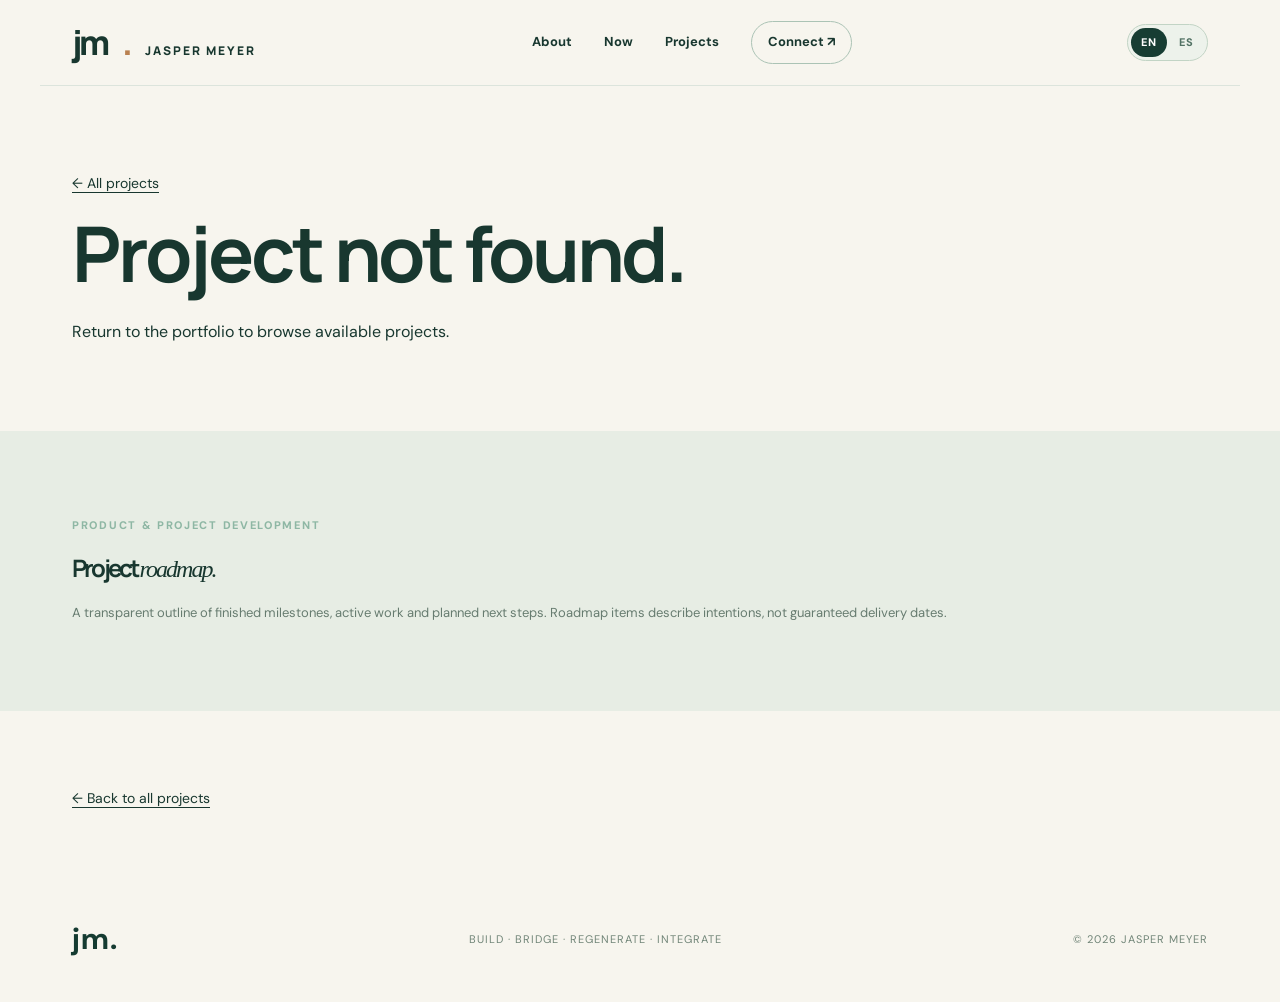
<file: project.html>
<!doctype html><html lang="en"><head><meta charset="utf-8"><meta name="viewport" content="width=device-width, initial-scale=1"><meta name="theme-color" content="#102e28"><meta name="description" content="Project details and product roadmap — Jasper Meyer Living Portfolio"><title>Project — Jasper Meyer</title><link rel="stylesheet" href="./styles.css"></head><body class="project-page"><header class="nav shell"><a class="brand" href="./index.html#home">jm<span>.</span> <small>JASPER MEYER</small></a><nav><a href="./index.html#about">About</a><a href="./index.html#now">Now</a><a href="./index.html#projects">Projects</a><a href="./index.html#connect">Connect ↗</a></nav></header><main><section class="shell project-hero"><a class="back-link" href="./index.html#projects">← All projects</a><div id="project-content"><p>Loading project details…</p></div></section><section class="pale section"><div class="shell"><p class="eyebrow">PRODUCT & PROJECT DEVELOPMENT</p><h2>Project <em>roadmap.</em></h2><p class="project-notes">A transparent outline of finished milestones, active work and planned next steps. Roadmap items describe intentions, not guaranteed delivery dates.</p><div class="roadmap-list" id="roadmap"></div></div></section><section class="section shell"><a class="back-link" href="./index.html#projects">← Back to all projects</a></section></main><footer class="shell footer"><strong>jm.</strong><span>BUILD · BRIDGE · REGENERATE · INTEGRATE</span><span>© <span id="year"></span> JASPER MEYER</span></footer><button id="back-to-top" class="back-to-top" aria-label="Back to top" title="Back to top" type="button">↑</button><script src="./i18n.js" defer></script><script src="./project.js" defer></script></body></html>
</file>
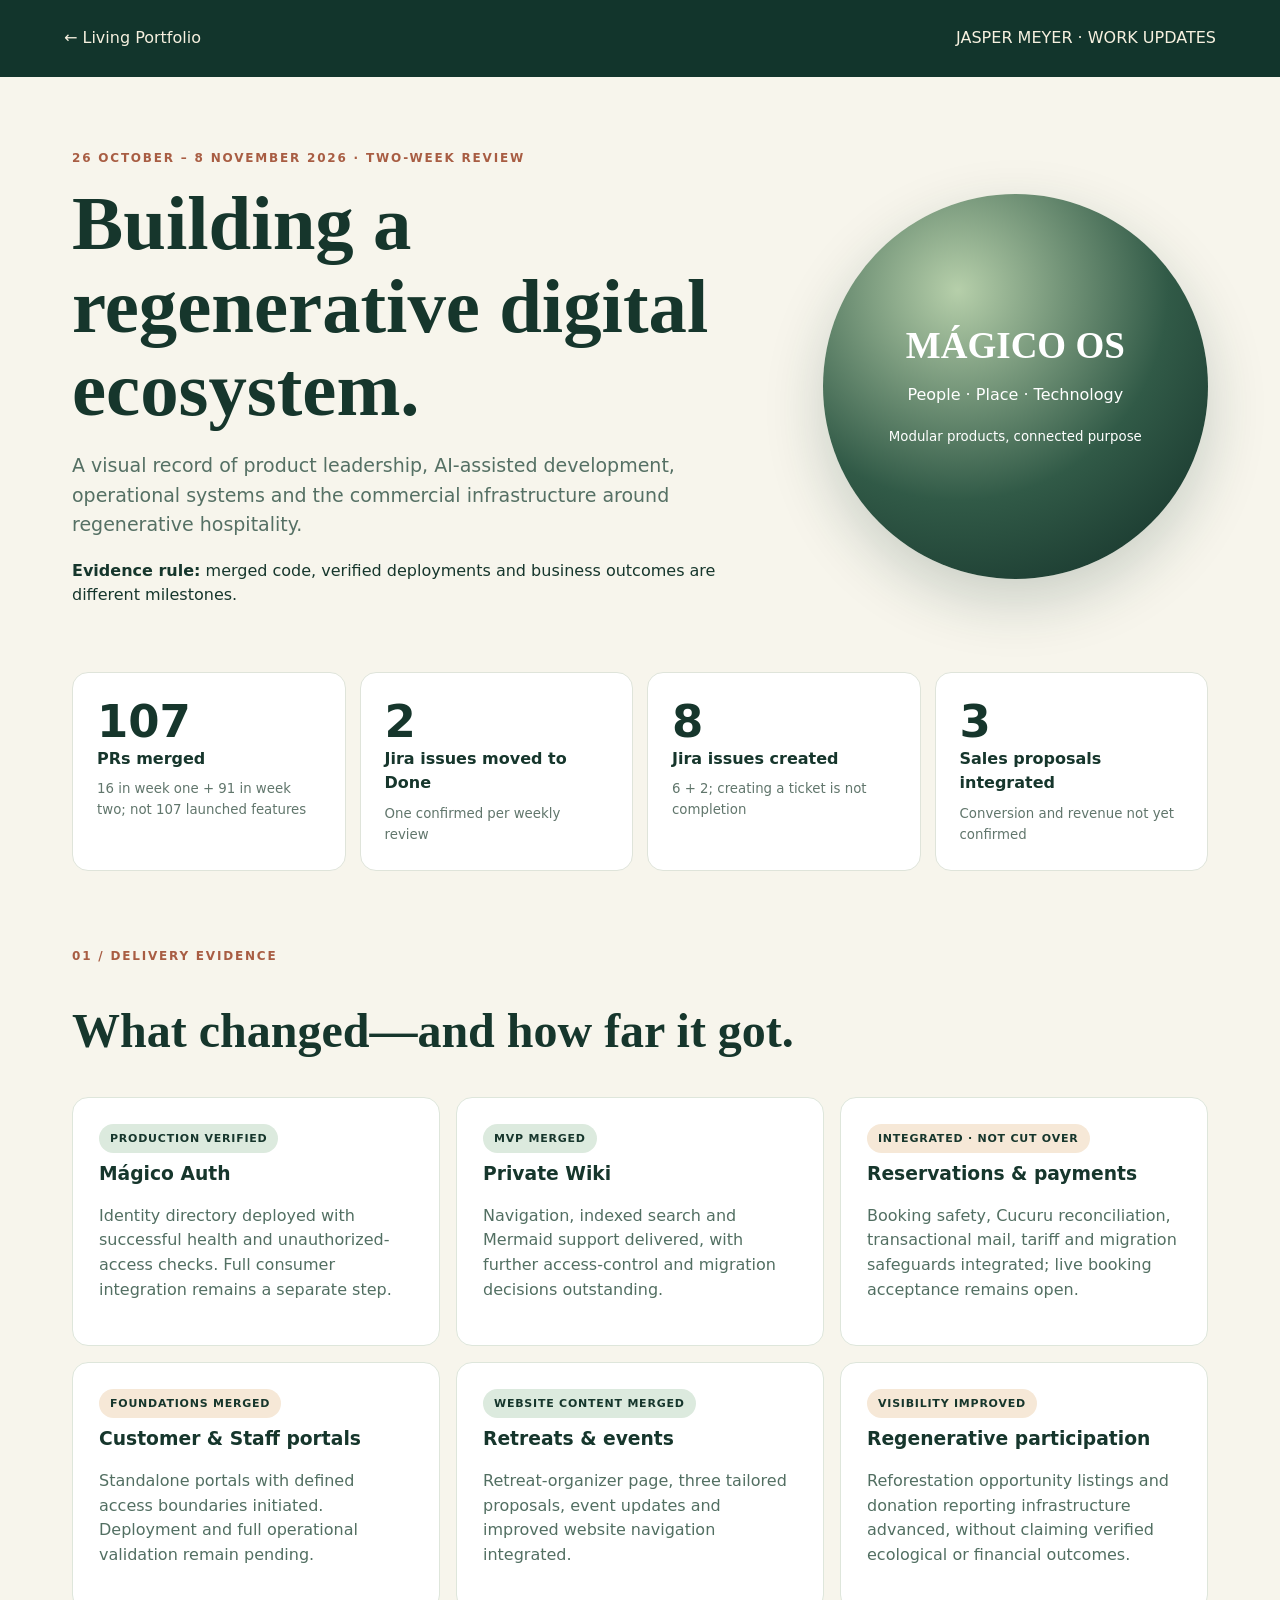
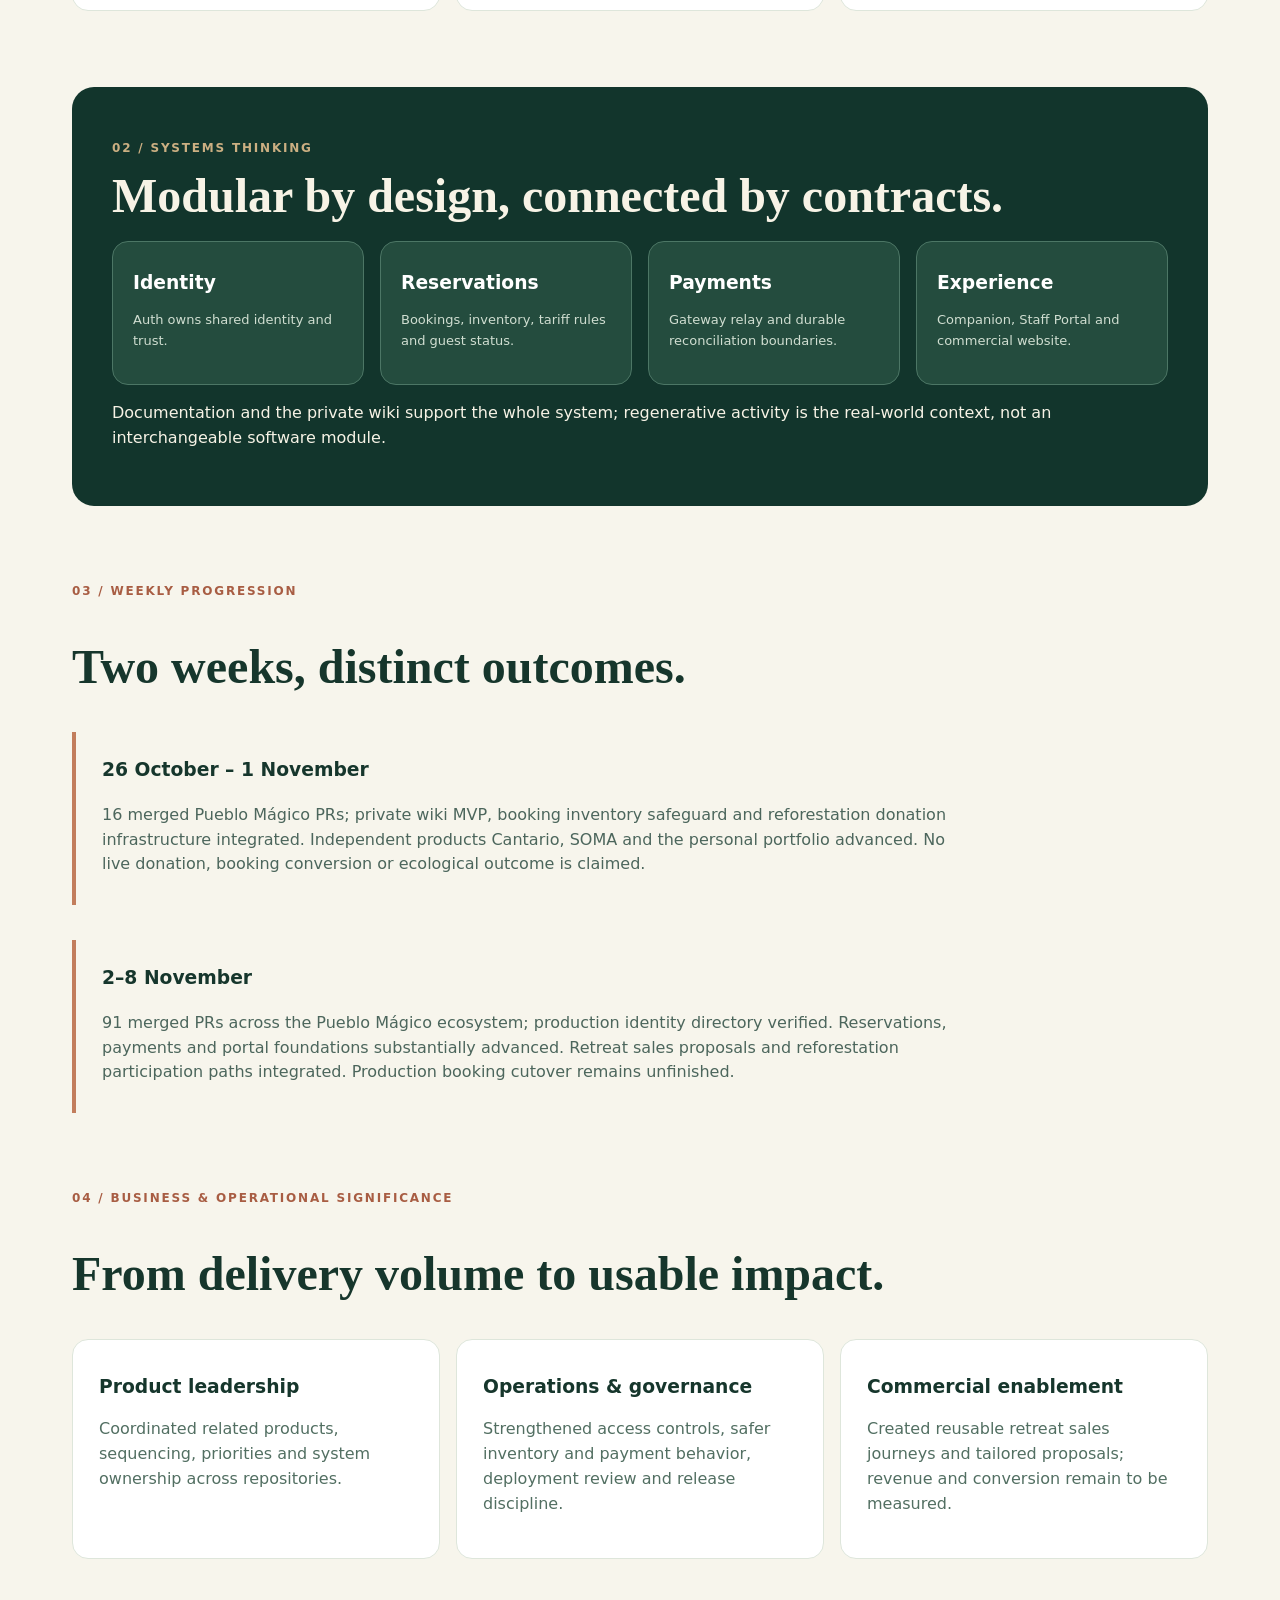
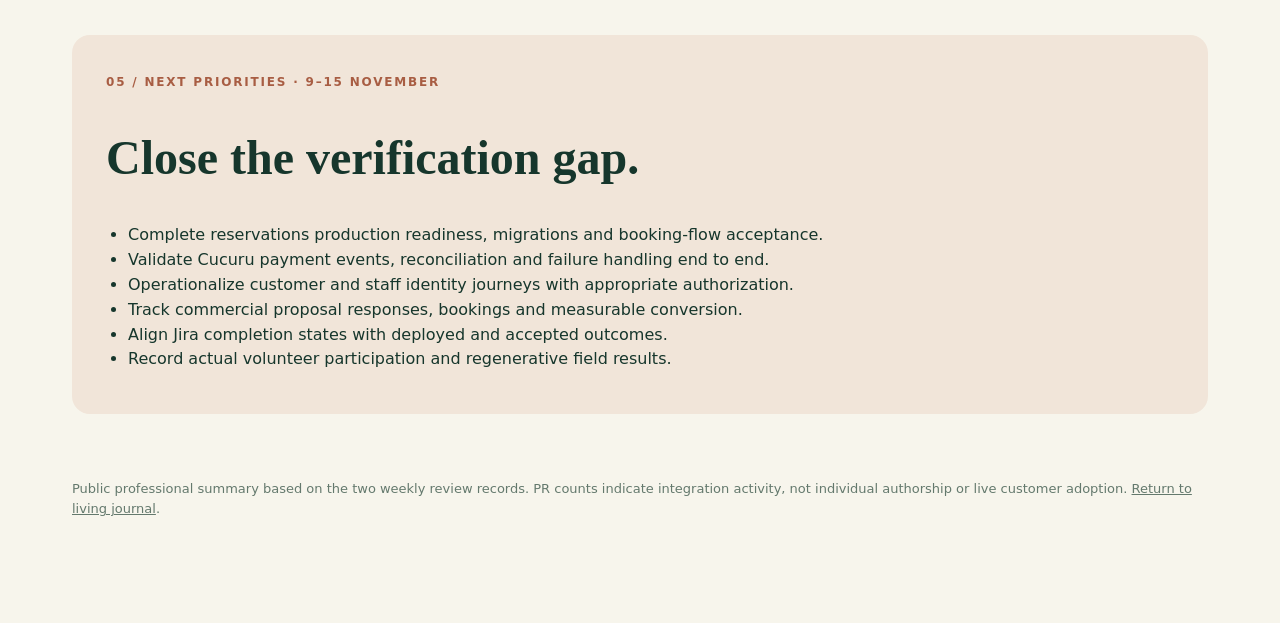
<file: work-review-2026-10-26-11-08.html>
<!doctype html><html lang="en"><head><meta charset="utf-8"><meta name="viewport" content="width=device-width,initial-scale=1"><meta name="theme-color" content="#102e28"><meta name="description" content="An evidence-led visual review of two weeks of product leadership, digital delivery, commercial work and regenerative initiatives."><title>Two Weeks of Building — Jasper Meyer</title><style>
:root{--forest:#12352c;--green:#245645;--sage:#dce8db;--paper:#f7f5ec;--clay:#c36f50;--ink:#16362c}*{box-sizing:border-box}body{margin:0;background:var(--paper);color:var(--ink);font-family:system-ui,-apple-system,sans-serif;line-height:1.55}a{color:inherit}header{background:var(--forest);color:#f6f0df;padding:26px clamp(20px,5vw,70px)}header nav{max-width:1180px;margin:auto;display:flex;justify-content:space-between;gap:20px}header a{text-decoration:none}main{max-width:1180px;margin:auto;padding:0 22px 90px}.hero{padding:72px 0 48px;display:grid;grid-template-columns:1.3fr .7fr;gap:35px;align-items:center}.eyebrow{font-weight:800;font-size:12px;letter-spacing:.15em;color:#a85d43;text-transform:uppercase}h1,h2{font-family:Georgia,serif;line-height:1.08}h1{font-size:clamp(44px,6vw,79px);margin:16px 0}h2{font-size:clamp(30px,4vw,48px)}.lead{font-size:19px;max-width:680px;color:#557064}.orb{aspect-ratio:1;border-radius:50%;background:radial-gradient(circle at 35% 25%,#b6cfaa,#315a47 55%,#102b25);display:grid;place-items:center;color:#fff;text-align:center;padding:30px;box-shadow:0 22px 60px #16362c33}.orb strong{font: bold clamp(20px,3vw,37px) Georgia,serif}.metrics{display:grid;grid-template-columns:repeat(4,1fr);gap:14px}.metric{background:#fff;border:1px solid #dfe4da;border-radius:16px;padding:24px}.metric strong{font-size:45px;display:block;line-height:1.1}.metric span{font-weight:750}.metric small{display:block;margin-top:8px;color:#61766c}.section{margin-top:76px}.grid{display:grid;grid-template-columns:repeat(3,1fr);gap:16px}.tile{background:#fff;border:1px solid #dee6db;border-radius:16px;padding:26px}.tile h3{margin:6px 0 12px}.tile p{color:#526f62}.status{display:inline-block;font-size:11px;font-weight:800;letter-spacing:.07em;background:#e9eee7;padding:6px 11px;border-radius:30px;text-transform:uppercase}.done{background:#dceade}.advance{background:#f6e8d7}.systems{background:var(--forest);color:#f7f3e6;border-radius:22px;padding:40px}.systems h2{margin:0 0 20px}.systems .grid{grid-template-columns:repeat(4,1fr)}.systems .tile{background:#244c3e;color:#fff;border-color:#4c7665;padding:20px}.systems .tile p{color:#d0ded1;font-size:13px}.week{border-left:4px solid #c27d5c;padding:4px 0 12px 26px;margin:35px 0}.week p{max-width:850px;color:#4c665c}.risk{background:#f1e5d9;border-radius:18px;padding:26px 34px}.risk ul{padding-left:22px}.footer{margin-top:65px;font-size:13px;color:#64796d}a:focus-visible{outline:3px solid #d2a467;outline-offset:3px}@media(max-width:850px){.hero{grid-template-columns:1fr}.orb{max-width:280px}.metrics,.systems .grid{grid-template-columns:repeat(2,1fr)}.grid{grid-template-columns:1fr 1fr}}@media(max-width:550px){.metrics,.grid,.systems .grid{grid-template-columns:1fr}.hero{padding-top:45px}.systems{padding:25px}}
</style></head><body><header><nav><a href="./index.html#journal">← Living Portfolio</a><span>JASPER MEYER · WORK UPDATES</span></nav></header><main><section class="hero"><div><div class="eyebrow">26 October – 8 November 2026 · Two-week review</div><h1>Building a regenerative digital ecosystem.</h1><p class="lead">A visual record of product leadership, AI-assisted development, operational systems and the commercial infrastructure around regenerative hospitality.</p><p><strong>Evidence rule:</strong> merged code, verified deployments and business outcomes are different milestones.</p></div><div class="orb"><div><strong>MÁGICO OS</strong><p>People · Place · Technology</p><small>Modular products, connected purpose</small></div></div></section>
<section class="metrics" aria-label="Activity metrics"><div class="metric"><strong>107</strong><span>PRs merged</span><small>16 in week one + 91 in week two; not 107 launched features</small></div><div class="metric"><strong>2</strong><span>Jira issues moved to Done</span><small>One confirmed per weekly review</small></div><div class="metric"><strong>8</strong><span>Jira issues created</span><small>6 + 2; creating a ticket is not completion</small></div><div class="metric"><strong>3</strong><span>Sales proposals integrated</span><small>Conversion and revenue not yet confirmed</small></div></section>
<section class="section"><p class="eyebrow">01 / Delivery evidence</p><h2>What changed—and how far it got.</h2><div class="grid"><article class="tile"><span class="status done">Production verified</span><h3>Mágico Auth</h3><p>Identity directory deployed with successful health and unauthorized-access checks. Full consumer integration remains a separate step.</p></article><article class="tile"><span class="status done">MVP merged</span><h3>Private Wiki</h3><p>Navigation, indexed search and Mermaid support delivered, with further access-control and migration decisions outstanding.</p></article><article class="tile"><span class="status advance">Integrated · not cut over</span><h3>Reservations & payments</h3><p>Booking safety, Cucuru reconciliation, transactional mail, tariff and migration safeguards integrated; live booking acceptance remains open.</p></article><article class="tile"><span class="status advance">Foundations merged</span><h3>Customer & Staff portals</h3><p>Standalone portals with defined access boundaries initiated. Deployment and full operational validation remain pending.</p></article><article class="tile"><span class="status done">Website content merged</span><h3>Retreats & events</h3><p>Retreat-organizer page, three tailored proposals, event updates and improved website navigation integrated.</p></article><article class="tile"><span class="status advance">Visibility improved</span><h3>Regenerative participation</h3><p>Reforestation opportunity listings and donation reporting infrastructure advanced, without claiming verified ecological or financial outcomes.</p></article></div></section>
<section class="section systems"><p class="eyebrow" style="color:#cbaf82">02 / Systems thinking</p><h2>Modular by design, connected by contracts.</h2><div class="grid"><div class="tile"><h3>Identity</h3><p>Auth owns shared identity and trust.</p></div><div class="tile"><h3>Reservations</h3><p>Bookings, inventory, tariff rules and guest status.</p></div><div class="tile"><h3>Payments</h3><p>Gateway relay and durable reconciliation boundaries.</p></div><div class="tile"><h3>Experience</h3><p>Companion, Staff Portal and commercial website.</p></div></div><p>Documentation and the private wiki support the whole system; regenerative activity is the real-world context, not an interchangeable software module.</p></section>
<section class="section"><p class="eyebrow">03 / Weekly progression</p><h2>Two weeks, distinct outcomes.</h2><div class="week"><h3>26 October – 1 November</h3><p>16 merged Pueblo Mágico PRs; private wiki MVP, booking inventory safeguard and reforestation donation infrastructure integrated. Independent products Cantario, SOMA and the personal portfolio advanced. No live donation, booking conversion or ecological outcome is claimed.</p></div><div class="week"><h3>2–8 November</h3><p>91 merged PRs across the Pueblo Mágico ecosystem; production identity directory verified. Reservations, payments and portal foundations substantially advanced. Retreat sales proposals and reforestation participation paths integrated. Production booking cutover remains unfinished.</p></div></section>
<section class="section"><p class="eyebrow">04 / Business & operational significance</p><h2>From delivery volume to usable impact.</h2><div class="grid"><div class="tile"><h3>Product leadership</h3><p>Coordinated related products, sequencing, priorities and system ownership across repositories.</p></div><div class="tile"><h3>Operations & governance</h3><p>Strengthened access controls, safer inventory and payment behavior, deployment review and release discipline.</p></div><div class="tile"><h3>Commercial enablement</h3><p>Created reusable retreat sales journeys and tailored proposals; revenue and conversion remain to be measured.</p></div></div></section>
<section class="section risk"><p class="eyebrow">05 / Next priorities · 9–15 November</p><h2>Close the verification gap.</h2><ul><li>Complete reservations production readiness, migrations and booking-flow acceptance.</li><li>Validate Cucuru payment events, reconciliation and failure handling end to end.</li><li>Operationalize customer and staff identity journeys with appropriate authorization.</li><li>Track commercial proposal responses, bookings and measurable conversion.</li><li>Align Jira completion states with deployed and accepted outcomes.</li><li>Record actual volunteer participation and regenerative field results.</li></ul></section><p class="footer">Public professional summary based on the two weekly review records. PR counts indicate integration activity, not individual authorship or live customer adoption. <a href="./index.html#journal">Return to living journal</a>.</p></main></body></html>
</file>
<file: styles.css>
@import url('https://fonts.googleapis.com/css2?family=DM+Sans:wght@400;500;600;700&family=Manrope:wght@400;500;600;700;800&display=swap');
:root{--dark:#102e28;--green:#173d33;--sage:#dbe7dc;--cream:#f7f5ee;--gold:#d1a75c;--ink:#18372f;--muted:#6e8278;--line:#dce4dc;--card:#fff;scroll-behavior:smooth}*{box-sizing:border-box}body{margin:0;background:var(--cream);color:var(--ink);font-family:'DM Sans',sans-serif;line-height:1.55}a{color:inherit;text-decoration:none}button{font:inherit;cursor:pointer}.shell{max-width:1200px;margin:0 auto;padding-left:32px;padding-right:32px}.nav{height:86px;display:flex;align-items:center;justify-content:space-between;gap:20px}.brand{display:flex;align-items:baseline;gap:15px;font-family:Manrope,sans-serif;font-size:34px;font-weight:800;letter-spacing:-3px}.brand>span{color:#ba8150}.brand small{font-size:12px;letter-spacing:2px}.nav nav{display:flex;align-items:center;gap:32px;font-size:13px;font-weight:700}.nav nav a:hover,.project-link:hover{color:#a47548}.nav nav a:last-child{border:1px solid #abc3b5;border-radius:30px;padding:10px 16px}.menu{display:none}.hero{min-height:640px;background:var(--dark);color:white;display:grid;grid-template-columns:1.12fr 1fr;gap:30px;align-items:center;overflow:hidden;border-radius:18px;padding-top:70px;padding-bottom:65px}.eyebrow{letter-spacing:2.1px;font-size:11px;font-weight:800;text-transform:uppercase;color:#8eb7a4}.hero h1,h2{font-family:Manrope,sans-serif;letter-spacing:-2.8px;line-height:1.15}.hero h1{font-size:clamp(43px,5vw,75px);margin:22px 0 24px}.hero h1 em,h2 em{font-family:Georgia,serif;font-weight:400;letter-spacing:-2px}.hero h1>span{color:var(--gold)}.lead{max-width:550px;font-size:18px;color:#c4d7c9}.actions{display:flex;flex-wrap:wrap;gap:12px;margin:28px 0 55px}.button{display:inline-block;border-radius:50px;padding:13px 22px;font-weight:700;font-size:13px;border:1px solid rgba(255,255,255,.36)}.button.primary{background:#eef2e9;color:var(--dark)}.button.secondary{background:transparent;color:inherit}.muted{opacity:.75}.rings{height:440px;position:relative;display:grid;place-items:center}.ring{position:absolute;aspect-ratio:1;border:1px solid rgba(166,209,183,.35);border-radius:50%}.r1{width:170px}.r2{width:260px}.r3{width:350px}.r4{width:435px}.rings>b{font-size:110px;color:#c3b27a;font-weight:400}.ringtag{position:absolute;color:#c4d7c9;font-size:11px;letter-spacing:2px}.t1{top:30px;right:10px}.t2{bottom:28px;left:10px}.t3{top:55%;right:0}.section{padding-top:120px;padding-bottom:120px}.sectionhead{display:flex;align-items:end;justify-content:space-between;gap:50px;margin-bottom:40px}.sectionhead h2{margin:10px 0 0;font-size:clamp(35px,4.4vw,60px);max-width:600px}.sectionhead p{max-width:430px;color:var(--muted)}.pillars{display:grid;grid-template-columns:repeat(4,minmax(0,1fr));gap:16px}.pillars article{border:1px solid var(--line);border-radius:15px;padding:25px;min-height:320px;background:#fff}.pillars article>span{font-size:35px;color:#648a70}.pillars h3{font-size:21px;margin:48px 0 12px}.pillars p{font-size:14px;color:var(--muted)}.pillars small{font-weight:800;letter-spacing:2px;color:#668477}.pale{background:#e7ede4}.nowcard{border-radius:20px;background:white;padding:34px;box-shadow:0 20px 60px rgba(17,47,38,.05)}.weekhead{display:flex;justify-content:space-between;gap:30px;align-items:start}.weekhead h3{font-size:26px;margin:8px 0}.weekhead p:not(.eyebrow){color:var(--muted)}#week-date{font-size:12px;font-weight:800;white-space:nowrap;color:#769083}.metrics{display:grid;grid-template-columns:repeat(4,1fr);gap:12px;margin:30px 0}.metric{background:#eef3ed;border-radius:13px;padding:22px;display:flex;flex-direction:column;gap:3px}.metric strong{font-size:42px;font-family:Manrope}.metric span{font-size:14px;font-weight:700}.metric small,.fine{color:var(--muted);font-size:12px}.nowcard h4{letter-spacing:2px;font-size:11px}.highlight{display:flex;align-items:center;gap:15px;padding:16px 0;border-bottom:1px solid var(--line)}.highlight .arrow{display:grid;place-items:center;width:35px;height:35px;border-radius:50%;background:#eff2ec}.highlight div{flex:1}.highlight p{margin:2px 0;color:var(--muted);font-size:13px}.highlight small{font-size:12px;color:#658570}.nowcard blockquote{background:#e9eee8;padding:22px;margin:24px 0;border-left:4px solid #6f9479;border-radius:8px;font-family:Georgia,serif;font-size:19px}.projects{display:grid;grid-template-columns:repeat(2,minmax(0,1fr));gap:18px}.project{position:relative;min-height:400px;padding:30px;border-radius:18px;overflow:hidden;background:#dbe7de}.project.clay{background:#e9dacf}.project.sand{background:#eae5d3}.project.lilac{background:#e7e1ea}.project-top{display:flex;justify-content:space-between;font-size:11px;font-weight:800;letter-spacing:1.5px}.project-art{text-align:center;font-size:115px;opacity:.35;height:200px;display:grid;place-items:center}.project h3{font-family:Manrope;font-size:29px;margin:0}.project p{max-width:385px;margin:8px 0;color:#557064}.project small{font-size:12px;font-weight:700}.project-link{position:absolute;right:27px;bottom:27px;background:#fff;border-radius:50%;padding:12px}.dark{background:var(--dark);color:#f5f4ee}.impact{display:grid;grid-template-columns:1fr 1fr;align-items:center;gap:70px}.impact h2{font-size:clamp(36px,4vw,58px)}.impact p{color:#bfd0c4}.process{border:1px solid #517064;padding:42px;border-radius:19px}.process strong{font-family:Manrope;font-size:22px}.timeline{border-top:1px solid var(--line)}.entry{display:grid;grid-template-columns:220px 1fr;gap:20px;padding:28px 0;border-bottom:1px solid var(--line)}.entry time{color:#698678;font-size:12px;font-weight:800}.entry h3{font-size:22px;margin:0}.entry p{color:var(--muted);margin:8px 0}.entry small{color:#688478}.tags{display:flex;flex-wrap:wrap;gap:7px;margin-bottom:12px}.tags span{font-size:11px;background:#e3ebe2;border-radius:20px;padding:4px 10px}.connect{background:#21493b;color:white;border-radius:22px;padding:60px}.connect h2{font-size:clamp(36px,5vw,65px)}.connect p:not(.eyebrow){max-width:500px;color:#c2d7c9}.footer{display:flex;justify-content:space-between;align-items:center;gap:20px;padding-top:30px;padding-bottom:40px;color:#718578;font-size:11px;letter-spacing:1px}.footer strong{font-size:30px;color:#153b31}@media(max-width:900px){.hero{grid-template-columns:1fr}.rings{height:260px}.r4{width:280px}.r3{width:235px}.r2{width:190px}.r1{width:120px}.pillars{grid-template-columns:repeat(2,1fr)}.impact{grid-template-columns:1fr}.sectionhead{display:block}.hero{padding-top:55px}}@media(max-width:600px){.shell{padding-left:20px;padding-right:20px}.nav{height:72px}.menu{display:block;background:none;border:0;font-size:25px}.nav nav{display:none;position:absolute;z-index:10;left:0;right:0;top:70px;padding:20px;background:var(--cream);flex-direction:column;align-items:start}.nav.open nav{display:flex}.hero{border-radius:0}.hero h1{letter-spacing:-2px}.section{padding-top:75px;padding-bottom:75px}.pillars,.projects,.metrics{grid-template-columns:1fr 1fr}.pillars article{min-height:250px;padding:17px}.pillars h3{margin-top:24px;font-size:18px}.metric{padding:14px}.metric strong{font-size:34px}.weekhead{display:block}.nowcard{padding:19px}.project{min-height:325px;padding:18px}.project-art{font-size:70px;height:155px}.project h3{font-size:22px}.entry{grid-template-columns:1fr;gap:7px}.connect{padding:29px}.footer{flex-wrap:wrap}}@media(max-width:380px){.pillars,.projects{grid-template-columns:1fr}}@media(prefers-reduced-motion:reduce){:root{scroll-behavior:auto}}
/* Contact methods + private-feeling WhatsApp composer */
.contact-actions{margin-bottom:12px}.contact-email{font-size:14px}.contact-email a{color:#d8eadd;text-decoration:underline;text-underline-offset:4px}
.whatsapp-dialog{width:min(520px,calc(100vw - 28px));max-height:calc(100dvh - 30px);overflow:auto;border:1px solid #d5e4d9;border-radius:20px;padding:0;background:#f7f8f3;color:#19372f;box-shadow:0 30px 100px rgba(0,0,0,.3)}
.whatsapp-dialog::backdrop{background:rgba(9,26,22,.72);backdrop-filter:blur(5px)}.whatsapp-form{padding:clamp(22px,4vw,36px)}.whatsapp-dialog-header{display:flex;align-items:start;justify-content:space-between;gap:10px}.whatsapp-dialog h3{font-family:Manrope,sans-serif;font-size:clamp(23px,3vw,30px);line-height:1.2;margin:8px 0 0}.whatsapp-dialog p:not(.eyebrow){font-size:14px;color:#62796d}.dialog-close{border:0;background:#e4ebe3;border-radius:50%;font-size:25px;line-height:1;width:36px;height:36px;flex:none;color:#173d33}.whatsapp-form label{display:block;font-size:13px;font-weight:800;margin:24px 0 8px}.whatsapp-form textarea{width:100%;display:block;resize:vertical;border:1px solid #b4c8bb;border-radius:12px;padding:15px;min-height:140px;background:white;font:inherit;color:#16372d}.whatsapp-form textarea:focus{outline:3px solid #9fc8af;outline-offset:2px}.whatsapp-form .fine{font-size:12px!important}.dialog-actions{display:flex;justify-content:flex-end;flex-wrap:wrap;gap:10px;margin-top:24px}.dialog-actions .button{border:1px solid #9fb7a7}.dialog-cancel{background:transparent;color:#19372f}.dialog-submit{background:#176b45;color:#fff;border-color:#176b45!important}
.back-to-top{position:fixed;bottom:24px;right:24px;z-index:20;width:52px;height:52px;border:1px solid #81ab91;border-radius:50%;background:#173d33;color:white;box-shadow:0 6px 22px rgba(0,0,0,.22);font-size:25px;display:grid;place-items:center;opacity:0;visibility:hidden;transform:translateY(12px);transition:opacity .2s,transform .2s,visibility .2s;cursor:pointer}.back-to-top.is-visible{opacity:1;visibility:visible;transform:translateY(0)}.back-to-top:focus-visible{outline:3px solid #d1a75c;outline-offset:4px}@media(max-width:600px){.back-to-top{bottom:18px;right:16px;width:46px;height:46px}}@media(prefers-reduced-motion:reduce){.back-to-top{transition:none}}

/* Project CTA links and contact copy action */
.project{display:flex;flex-direction:column}.project>small{margin-bottom:15px}.project-actions{display:flex;gap:9px;flex-wrap:wrap;margin-top:auto}.project-actions a{display:inline-flex;align-items:center;border:1px solid #8ea99a;padding:9px 12px;border-radius:30px;font-size:12px;font-weight:800;background:#fff8}.project-actions .project-live-link{background:#173d33;color:white;border-color:#173d33}.project-link{display:none}.copy-email{border:1px solid #739786;border-radius:20px;background:#f5f6ee;color:#173d33;padding:6px 12px;font-size:12px;font-weight:800;margin-left:12px}.copy-email:hover{background:#dfeade}.contact-email{display:flex;align-items:center;gap:10px;flex-wrap:wrap}.contact-email .copy-email{margin:0}.contact-email a{overflow-wrap:anywhere}
/* Project detail pages */
.project-page .nav{border-bottom:1px solid var(--line)}.project-hero{padding-top:85px;padding-bottom:70px}.project-hero h1{font-family:Manrope,sans-serif;letter-spacing:-3px;font-size:clamp(45px,6vw,84px);line-height:1.12;margin:14px 0 24px}.project-hero p.intro{font-size:20px;color:#537465;max-width:780px}.project-label{color:#628c75;letter-spacing:2px;font-size:12px;font-weight:800}.status-chip{display:inline-block;border-radius:50px;background:#e0ebde;padding:7px 14px;font-size:12px;font-weight:800}.project-lead-grid{display:grid;grid-template-columns:2fr 1fr;gap:25px;margin-top:35px}.project-lead-grid article{background:white;padding:28px;border:1px solid var(--line);border-radius:16px}.project-lead-grid h3{margin-top:0}.project-lead-grid p{color:#637e70}.project-links{display:flex;flex-wrap:wrap;gap:10px;margin:22px 0}.project-links a{background:#173d33;color:white;border-radius:35px;padding:12px 18px;font-size:13px;font-weight:800}.project-links a.outline{background:transparent;border:1px solid #7ca58e;color:#173d33}.roadmap-list{display:grid;gap:12px}.roadmap-step{display:grid;grid-template-columns:150px 1fr;gap:22px;background:white;border-radius:14px;border:1px solid var(--line);padding:24px}.roadmap-step h3{font-size:20px;margin:3px 0 10px}.roadmap-step p{margin:0;color:#607a6c}.stage{font-size:11px;font-weight:800;letter-spacing:1.4px;text-transform:uppercase}.stage.done{color:#2b7653}.stage.progress{color:#a16b2f}.stage.planned{color:#6e7771}.project-notes{color:#677c70;font-size:13px}.back-link{font-size:14px;text-decoration:underline;text-underline-offset:4px}.project-page .section{padding-top:75px;padding-bottom:75px}@media(max-width:700px){.project-lead-grid{grid-template-columns:1fr}.roadmap-step{grid-template-columns:1fr;gap:7px}.project-hero{padding-top:55px}.project-hero h1{letter-spacing:-2px}.project-actions{flex-direction:column;align-items:flex-start}}

/* Bilingual navigation */
.language-switch{display:inline-flex;align-items:center;gap:2px;padding:3px;border:1px solid #c2d4c5;border-radius:24px;background:#edf2eb;flex-shrink:0}.language-switch button{background:transparent;border:0;border-radius:20px;color:#527264;padding:6px 10px;font-size:11px;letter-spacing:1px;font-weight:800}.language-switch button.active{background:#173d33;color:#fff}.language-switch button:focus-visible{outline:2px solid #c3954e;outline-offset:2px}@media(max-width:600px){.nav{gap:10px}.language-switch{margin-left:auto}.nav nav{top:70px}.project-page .nav nav{display:flex;position:static;flex-direction:row;background:transparent;padding:0;gap:8px;overflow:auto;max-width:50%}.project-page .nav nav a{display:none}.project-page .nav nav a:last-child{display:block;padding:7px;font-size:11px}.project-page .nav{gap:8px}}

/* Human-first editorial direction */
.hero{min-height:680px;background:linear-gradient(110deg,#17372e 0%,#102d28 60%,#385744 100%)}.hero h1{font-size:clamp(43px,5.2vw,73px);max-width:690px}.hero-art{position:relative;min-height:490px;display:grid;place-items:center;background:radial-gradient(circle at 50% 47%,rgba(225,208,151,.24),transparent 60%)}.hero-art:before{content:"";position:absolute;width:82%;aspect-ratio:3/4;border-radius:46% 46% 12% 12%;background:linear-gradient(155deg,#b9b68e88,#658d69aa 43%,#243c3b),radial-gradient(circle at 55% 30%,#e1cf95,#6b8063);filter:saturate(.65);opacity:.65;transform:rotate(-5deg);box-shadow:0 30px 100px #081e1c77}.hero-art .rings{width:100%;z-index:1}.hero-art-caption{position:absolute;bottom:8px;z-index:2;letter-spacing:2px;font-size:10px;color:#e6e2c9}.pillars article{border:0;border-top:3px solid #b7c9b7;background:#f1f2e9;min-height:280px}.pillars article:nth-child(2){background:#e5ecdf}.pillars article:nth-child(3){background:#eee6d8}.pillars article:nth-child(4){background:#eae7df}.project{min-height:345px}.project-art{height:110px;font-size:76px}.project h3{font-size:26px}.project .project-top{opacity:.75}.nowcard{box-shadow:none;background:#fffef9}.metrics[hidden]{display:none}.nowcard blockquote{font-size:23px;padding:26px}.sectionhead p{font-size:17px}.impact h2{font-size:clamp(37px,4.2vw,61px)}.entry h3{font-family:Georgia,serif;font-weight:400;font-size:25px}.eyebrow{letter-spacing:1.7px}@media(max-width:900px){.hero-art{min-height:310px}.hero-art:before{width:45%;aspect-ratio:1}.hero-art-caption{bottom:0}}@media(max-width:600px){.hero{min-height:0}.hero-art{min-height:240px}.hero-art:before{width:58%}.project-art{height:95px;font-size:64px}.pillars article{min-height:245px}}

/* Editorial placeholder photography. Replace with authentic project imagery when available. */
.hero-art{overflow:hidden;border-radius:180px 180px 20px 20px;isolation:isolate}.hero-art::before{display:none}.hero-photo{position:absolute;inset:0;width:100%;height:100%;object-fit:cover;filter:saturate(.72) contrast(.92);opacity:.92}.hero-art:after{content:"";position:absolute;inset:0;background:linear-gradient(0deg,rgba(13,42,33,.7),transparent 62%);z-index:0;pointer-events:none}.hero-art .rings{opacity:.43}.hero-art-caption{z-index:3;text-shadow:0 2px 8px #000b}.project-art.project-photo-wrap{height:220px;border-radius:12px;position:relative;margin:18px -7px 22px;overflow:hidden;display:block;opacity:1}.project-photo{width:100%;height:100%;display:block;object-fit:cover;transition:transform .45s ease,filter .45s ease;filter:saturate(.83)}.project:hover .project-photo{transform:scale(1.045);filter:saturate(1)}.project-photo-shade{position:absolute;inset:0;background:linear-gradient(0deg,rgba(10,40,27,.18),transparent 65%);pointer-events:none}.project-detail-photo{position:relative;max-width:1040px;margin:32px 0;border-radius:17px;overflow:hidden;aspect-ratio:16/7;background:#e3e8df}.project-detail-photo img{width:100%;height:100%;object-fit:cover;display:block;filter:saturate(.82)}.media-disclaimer{position:absolute;right:12px;bottom:12px;border-radius:30px;background:rgba(20,47,37,.87);color:white;font-size:11px;padding:6px 12px}.project{min-height:470px}@media(max-width:700px){.hero-art{border-radius:120px 120px 14px 14px}.project-art.project-photo-wrap{height:145px;margin:12px 0 16px}.project{min-height:410px}.project-detail-photo{aspect-ratio:4/3}.media-disclaimer{font-size:10px;left:12px;right:auto}}@media(prefers-reduced-motion:reduce){.project-photo{transition:none}}

/* v0.3 personal story, case studies, collaboration, editorial journal */
.story-feature{display:grid;grid-template-columns:minmax(0,.9fr) minmax(0,1.1fr);gap:clamp(24px,5vw,75px);align-items:center;margin:48px 0 58px}.story-image{position:relative;min-height:460px;border-radius:200px 200px 22px 22px;overflow:hidden;background:#d7e3d4}.story-image img{width:100%;height:100%;object-fit:cover;position:absolute;inset:0}.story-image span{position:absolute;bottom:16px;left:18px;color:#fff;background:#173d33cc;padding:5px 10px;border-radius:30px;font-size:10px;letter-spacing:1px}.story-copy h3{font-family:Manrope,sans-serif;letter-spacing:-1.9px;font-size:clamp(31px,3.7vw,49px);line-height:1.17}.story-copy h3 em{font-family:Georgia,serif;font-weight:400}.story-copy p:not(.eyebrow){font-size:16px;line-height:1.8;color:#526d60}.story-values{display:flex;flex-wrap:wrap;gap:8px;margin-top:24px}.story-values span{border:1px solid #a5beab;border-radius:24px;padding:8px 13px;font-size:12px;font-weight:700}.offer-grid{display:grid;grid-template-columns:repeat(3,minmax(0,1fr));gap:16px}.offer-grid article{display:flex;flex-direction:column;background:#edf1e8;border:1px solid #d5e0d4;border-radius:16px;padding:29px;min-height:290px}.offer-grid article:nth-child(2){background:#e9e6d9}.offer-grid article:nth-child(3){background:#eee8e2}.offer-symbol{font-size:35px;color:#4d7862}.offer-grid h3{font-family:Manrope,sans-serif;font-size:23px;line-height:1.25}.offer-grid p{color:#617769;font-size:14px;flex:1}.offer-grid a{font-size:13px;font-weight:800;text-decoration:underline;text-underline-offset:4px}.technical-details{margin-top:33px;border:1px solid #d7e0d7;border-radius:14px;padding:20px;background:#f2f3eb}.technical-details summary{cursor:pointer;font-size:14px;font-weight:800}.technical-details>p{color:#657a6c;font-size:14px}.technical-details .technical-metrics{margin-bottom:0}.editorial-timeline .entry>div{max-width:780px}.journal-insight{font-family:Georgia,serif;font-size:19px!important;color:#244b39!important;font-style:italic}.case-study-grid{display:grid;grid-template-columns:repeat(2,minmax(0,1fr));gap:18px;margin-top:34px}.case-study-grid article{background:white;border:1px solid var(--line);border-radius:17px;padding:28px;min-height:210px}.case-study-grid article>span{color:#70917d;font-size:12px;letter-spacing:2px;font-weight:700}.case-study-grid h3{font-family:Manrope;font-size:20px;margin:10px 0}.case-study-grid p{color:#617d70;line-height:1.7}.offer-grid a:focus-visible,.technical-details summary:focus-visible{outline:3px solid #bb9858;outline-offset:3px}@media(max-width:800px){.story-feature{grid-template-columns:1fr}.story-image{min-height:350px;max-width:520px}.offer-grid{grid-template-columns:1fr}.offer-grid article{min-height:220px}.case-study-grid{grid-template-columns:1fr}}@media(max-width:520px){.story-image{min-height:280px}.story-copy h3{font-size:32px}.technical-details{padding:13px}.case-study-grid article{padding:20px}}

/* Personal photo: preserve portrait framing without stretching the selfie */
.story-image{max-width:430px;min-height:510px;isolation:isolate;background:#a5beac}
.story-image::before{content:"";position:absolute;inset:-24px;background:url("./assets/jasper-portrait.svg") center/cover no-repeat;filter:blur(28px) brightness(.82);transform:scale(1.12);z-index:-1}
.story-image img{position:relative;width:auto;max-width:100%;height:100%;object-fit:contain;margin:0 auto;display:block;z-index:1}
@media(max-width:800px){.story-image{min-height:430px}}
@media(max-width:520px){.story-image{min-height:375px;max-width:100%}}

/* v0.4 — integrated identity, grounded stories and audience-specific invitations */
.interwoven-section{padding-top:48px}.thread-grid{display:grid;grid-template-columns:repeat(3,minmax(0,1fr));gap:18px}.thread-card{display:flex;flex-direction:column;min-height:340px;padding:30px;border:1px solid #d6e0d5;border-radius:20px;background:#f0f2eb}.thread-card:nth-child(2){background:#ede8da}.thread-card:nth-child(3){background:#e7ebe2}.thread-label,.offer-tag{display:block;color:#64816e;font-size:10px;font-weight:800;letter-spacing:1.8px}.thread-card h3{font-family:Manrope,sans-serif;line-height:1.32;font-size:24px;letter-spacing:-.65px;margin:28px 0 12px}.thread-card p{font-size:14px;line-height:1.75;color:#5a7165;flex:1}.thread-card a{align-self:flex-start;margin-top:18px;font-size:13px;text-decoration:underline;text-underline-offset:5px;font-weight:800}.thread-card a:hover,.offer-grid a:hover{color:#a47548}.offer-grid{grid-template-columns:repeat(2,minmax(0,1fr))}.offer-grid article{min-height:320px}.offer-grid article:nth-child(4){background:#e4ece7}.offer-grid h3{margin:15px 0 8px}.offer-grid .offer-note{display:block;color:#536f61;line-height:1.55;font-size:12px;margin:0 0 22px}.offer-outro{margin:28px 0 0;color:#627568;font-size:15px}.contact-context{max-width:680px!important;border-left:3px solid #c4d6b0;padding:12px 16px;background:#ffffff0d;color:#e1eee4!important;border-radius:0 8px 8px 0}.thread-card a:focus-visible,.offer-grid a:focus-visible{outline:3px solid #bb9858;outline-offset:5px}.thread-card:hover{border-color:#a1bca9}.interwoven-section,.offers-section,#connect{scroll-margin-top:30px}@media(max-width:850px){.thread-grid{grid-template-columns:1fr 1fr}.thread-card{min-height:310px}}@media(max-width:800px){.offer-grid{grid-template-columns:1fr}}@media(max-width:600px){.thread-grid{grid-template-columns:1fr}.thread-card{min-height:0;padding:24px}.thread-card h3{font-size:22px;margin:16px 0 8px}.offer-grid article{min-height:0}.contact-context{font-size:13px}}

/* Human invitation at the end of each evidence-based project case study */
.project-invitation{margin-top:35px;border-radius:18px;border:1px solid #c9dccb;background:#e8efe6;padding:30px;max-width:950px}.project-invitation .eyebrow{color:#51765b}.project-invitation p:not(.eyebrow){font-size:19px;max-width:740px;line-height:1.7;color:#305341}.project-invitation a{display:inline-flex;margin-top:12px;border-radius:30px;background:#173d33;color:#fff;padding:11px 18px;font-size:13px;font-weight:800}.project-invitation a:focus-visible{outline:3px solid #d1a75c;outline-offset:4px}@media(max-width:600px){.project-invitation{padding:21px}.project-invitation p:not(.eyebrow){font-size:16px}}

/* The original 299 × 673 JPEG is stored untouched in assets/.
   Restore the editorial arch-shaped web frame using CSS-only cropping.
   Limit display width to the source's native 299px to avoid upscaling. */
.story-image{
  position:relative;
  display:block;
  width:min(100%, 299px);
  max-width:299px;
  height:auto;
  aspect-ratio:299 / 520;
  min-height:0;
  margin-inline:auto;
  overflow:hidden;
  isolation:isolate;
  background:#a5beac;
  border-radius:150px 150px 22px 22px;
}
.story-image::before{content:none;display:none}
.story-image img{
  position:absolute;
  inset:0;
  display:block;
  width:100%;
  max-width:100%;
  height:100%;
  max-height:100%;
  object-fit:cover;
  object-position:center center;
  margin:0;
  border-radius:0;
  filter:none;
  transform:none;
}
.story-image span{
  position:absolute;
  left:18px;
  bottom:16px;
  display:block;
  margin:0;
  padding:5px 10px;
  background:rgba(23,61,51,.82);
  color:#fff;
  border-radius:30px;
  font-size:10px;
  letter-spacing:1px;
  z-index:2;
}
@media(max-width:800px){.story-image{min-height:0}}
@media(max-width:520px){.story-image{min-height:0}}
</file>
